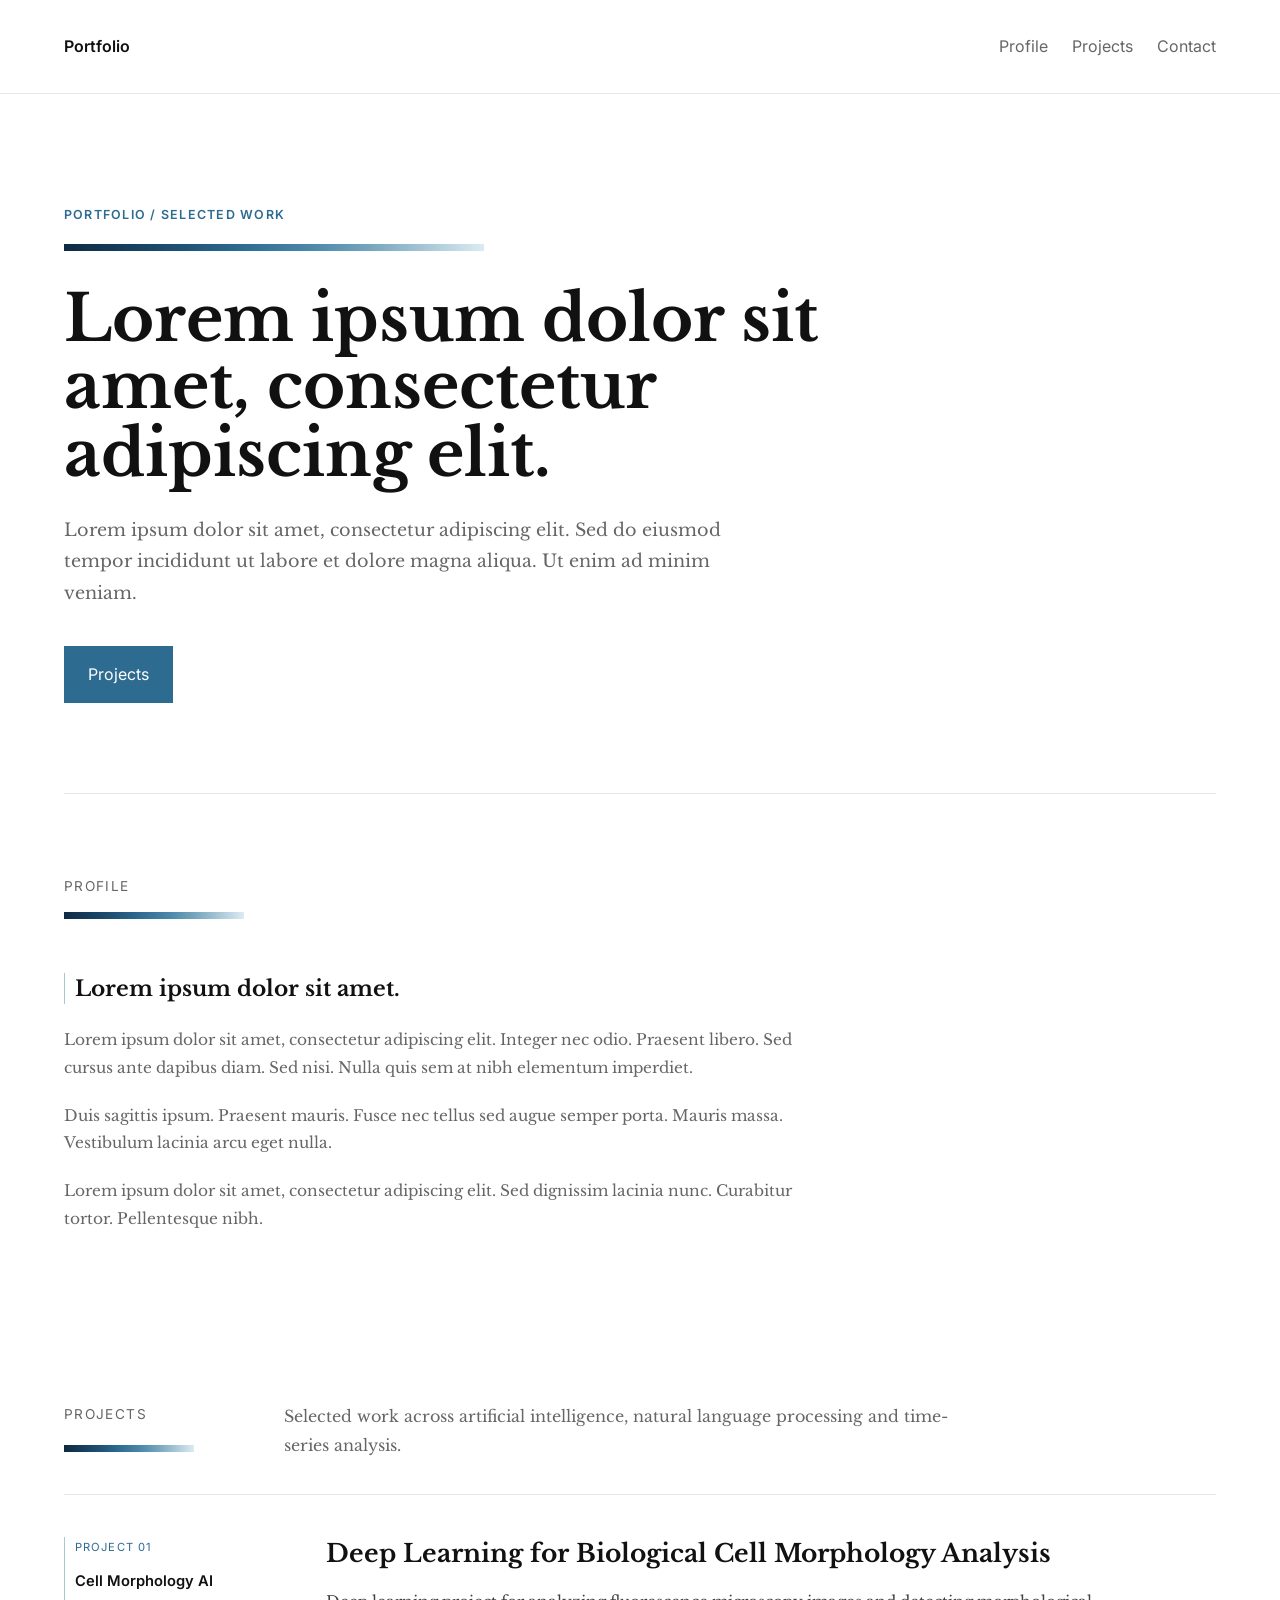
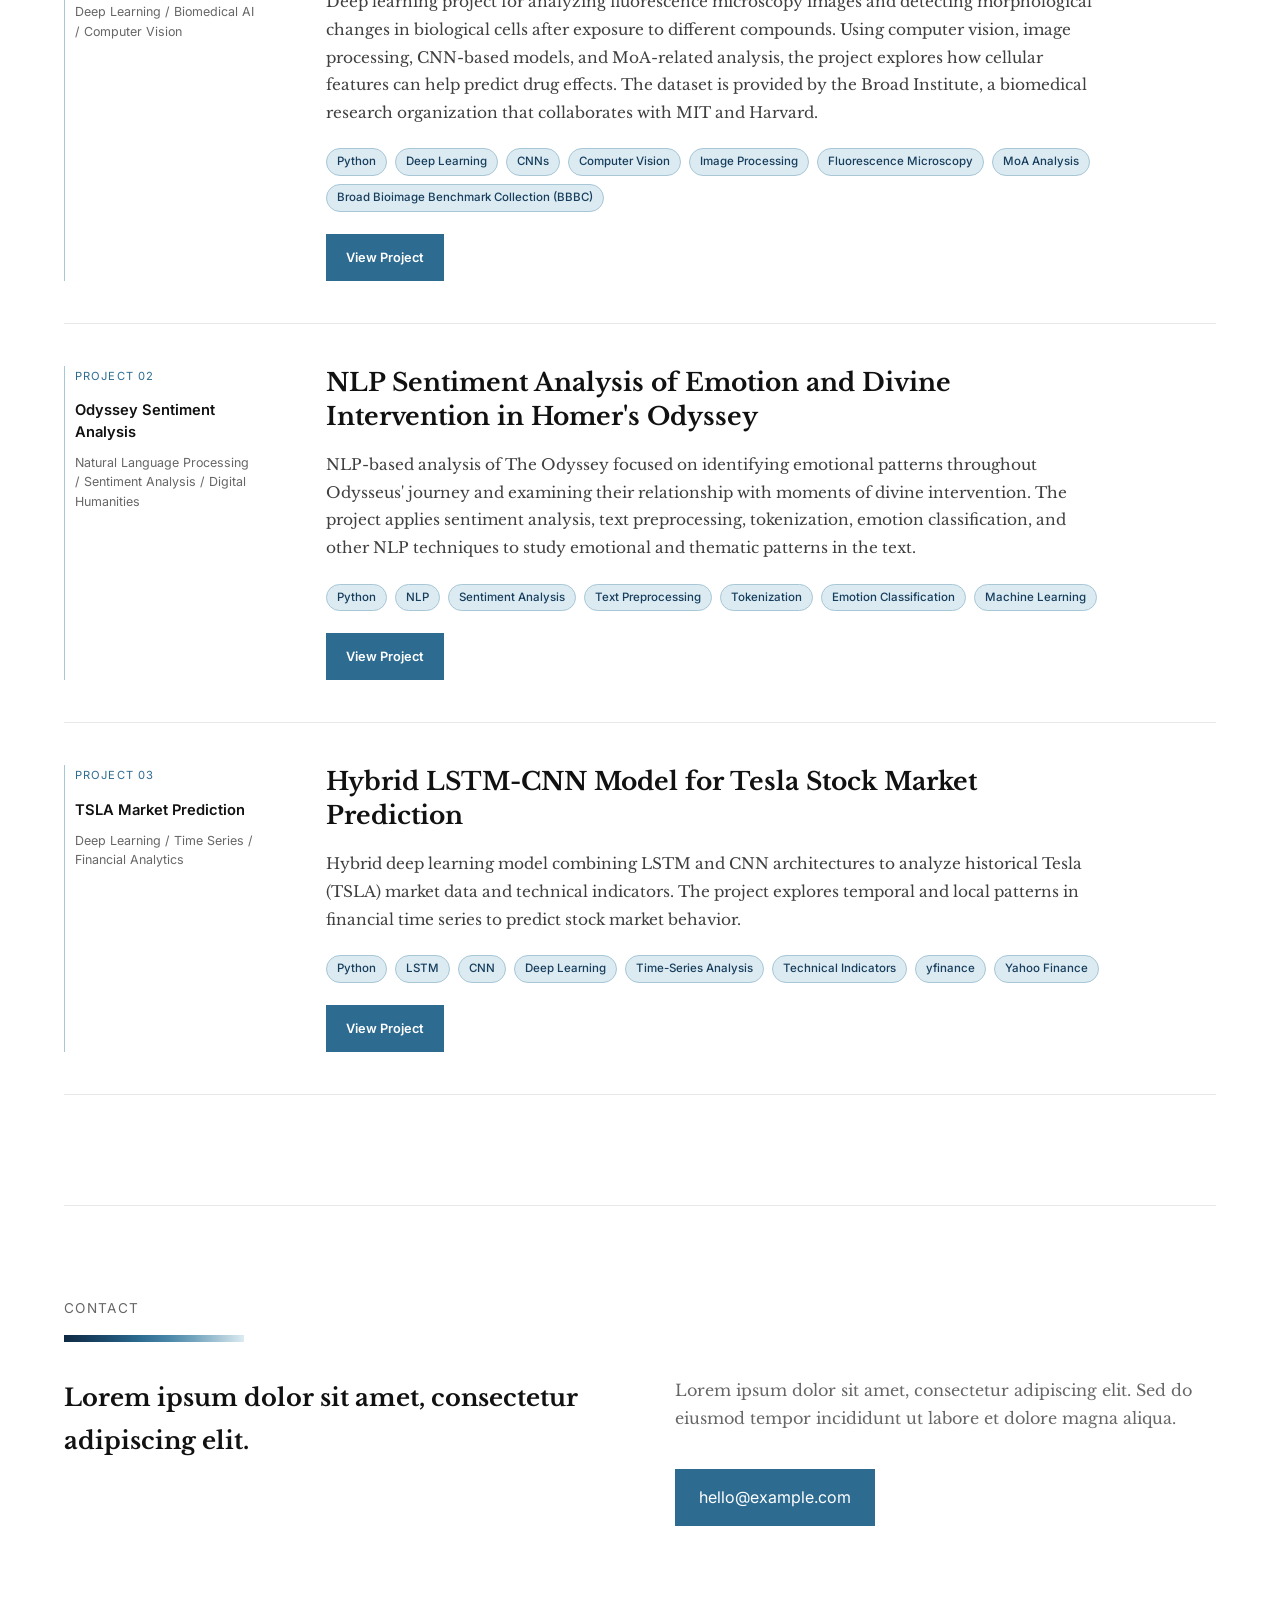
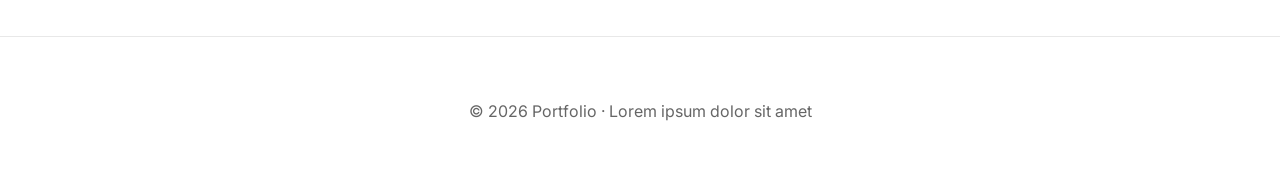
<file: portafolio/frontend./index.html>
<!DOCTYPE html>
<html lang="en">
<head>
    <meta charset="UTF-8">
    <meta name="viewport" content="width=device-width, initial-scale=1.0">

    <title>Portfolio</title>

    <link rel="preconnect" href="https://fonts.googleapis.com">
    <link rel="preconnect" href="https://fonts.gstatic.com" crossorigin>

    <link
        href="https://fonts.googleapis.com/css2?family=Inter:wght@400;500;600&display=swap"
        rel="stylesheet"
    >
    <link
        href="https://fonts.googleapis.com/css2?family=Libre+Baskerville:wght@400;700&display=swap"
        rel="stylesheet"
    >

    <link rel="stylesheet" href="./style.css">
</head>

<body>

<nav>
    <div class="container nav-inner">
        <a href="#hero" class="logo">Portfolio</a>

        <div class="links">
            <a href="#profile">Profile</a>
            <a href="#projects">Projects</a>
            <a href="#contact">Contact</a>
        </div>
    </div>
</nav>

<main>

    <!-- HERO -->
    <header class="hero container" id="hero">
        <p class="eyebrow">Portfolio / Selected Work</p>
        <div class="band-spectrum-rule" aria-hidden="true"></div>

        <h1>
            Lorem ipsum dolor sit amet, consectetur adipiscing elit.
        </h1>

        <p>
            Lorem ipsum dolor sit amet, consectetur adipiscing elit.
            Sed do eiusmod tempor incididunt ut labore et dolore magna aliqua.
            Ut enim ad minim veniam.
        </p>

        <a href="#projects" class="primary-btn">
            Projects
        </a>
    </header>

    <!-- PROFILE -->
    <section class="profile container" id="profile">
        <div class="section-title">Profile</div>
        <div class="band-spectrum-rule" aria-hidden="true"></div>

        <div class="profile-item">
            <div class="profile-meta">
                <h2>
                    Lorem ipsum dolor sit amet.
                </h2>
            </div>

            <div class="profile-content">
                <p>
                    Lorem ipsum dolor sit amet, consectetur adipiscing elit.
                    Integer nec odio. Praesent libero. Sed cursus ante dapibus diam.
                    Sed nisi. Nulla quis sem at nibh elementum imperdiet.
                </p>

                <p>
                    Duis sagittis ipsum. Praesent mauris. Fusce nec tellus sed augue
                    semper porta. Mauris massa. Vestibulum lacinia arcu eget nulla.
                </p>

                <p>
                    Lorem ipsum dolor sit amet, consectetur adipiscing elit.
                    Sed dignissim lacinia nunc. Curabitur tortor. Pellentesque nibh.
                </p>
            </div>
        </div>
    </section>

    <!-- PROJECTS -->
    <section class="projects container" id="projects">
        <div class="projects-heading">
            <div>
                <div class="section-title">Projects</div>
                <div class="band-spectrum-rule" aria-hidden="true"></div>
            </div>

            <p class="projects-intro">
                Selected work across artificial intelligence, natural language
                processing and time-series analysis.
            </p>
        </div>

        <div id="projectsList" class="projects-list">
            <div class="projects-status">
                Loading projects...
            </div>
        </div>
    </section>

    <!-- CONTACT -->
    <section class="contact container" id="contact">
        <div class="section-title">Contact</div>
        <div class="band-spectrum-rule" aria-hidden="true"></div>

        <div class="contact-grid">
            <h2>
                Lorem ipsum dolor sit amet, consectetur adipiscing elit.
            </h2>

            <div>
                <p>
                    Lorem ipsum dolor sit amet, consectetur adipiscing elit.
                    Sed do eiusmod tempor incididunt ut labore et dolore magna aliqua.
                </p>

                <a href="mailto:hello@example.com" class="primary-btn">
                    hello@example.com
                </a>
            </div>
        </div>
    </section>

</main>

<footer>
    © 2026 Portfolio · Lorem ipsum dolor sit amet
</footer>

<script src="./script.js"></script>
</body>
</html>
</file>
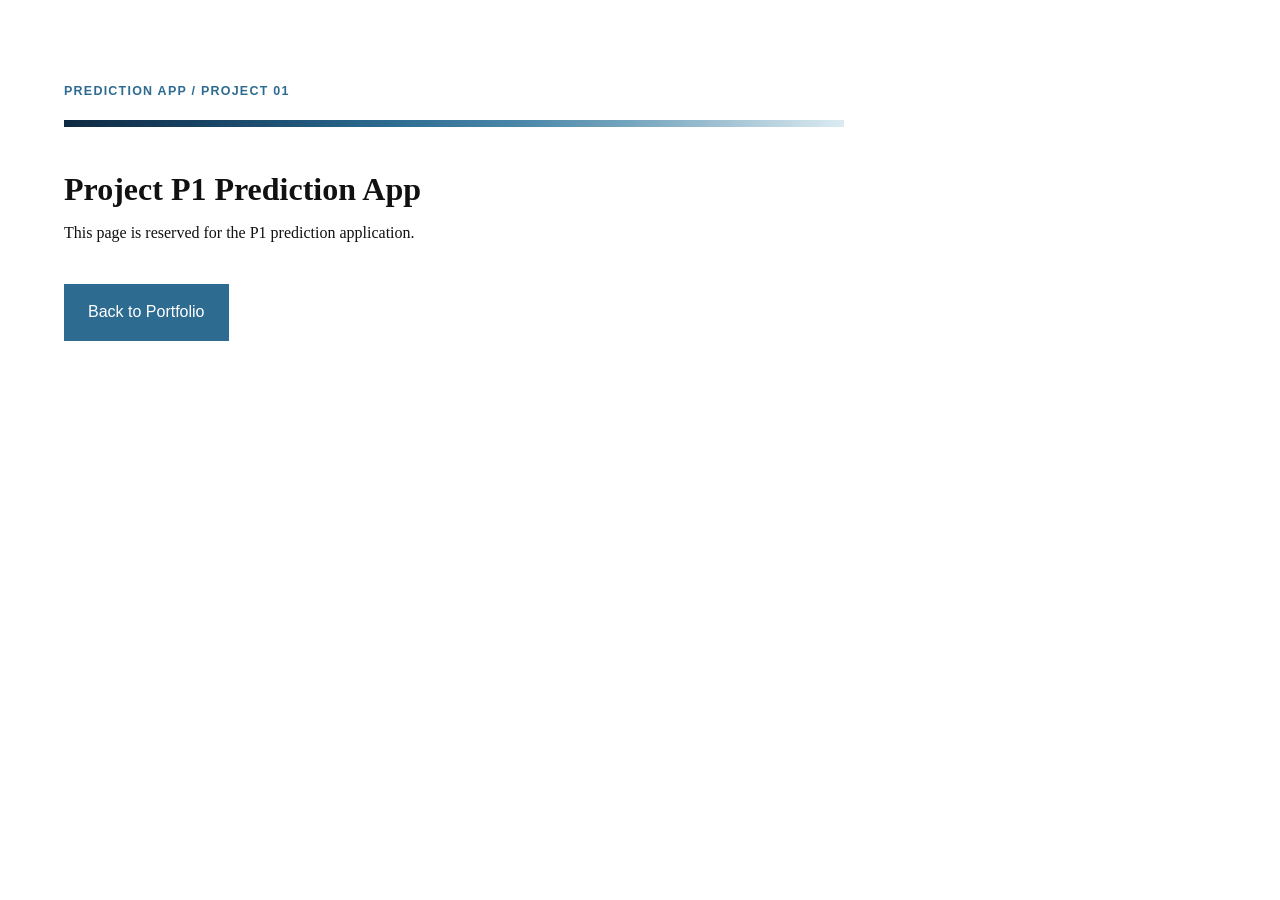
<file: portafolio/frontend./P1/index.html>
<!DOCTYPE html>
<html lang="en">
<head>
<meta charset="UTF-8">
<meta name="viewport" content="width=device-width, initial-scale=1.0">
<title>Project P1 Prediction App</title>
<link rel="stylesheet" href="../style.css">
</head>
<body>
<main class="container" style="padding:80px 0;">
<p class="eyebrow">Prediction App / Project 01</p>
<div class="band-spectrum-rule" aria-hidden="true"></div>
<h1>Project P1 Prediction App</h1>
<p>This page is reserved for the P1 prediction application.</p>
<a class="primary-btn" href="../index.html">Back to Portfolio</a>
</main>
</body>
</html>
</file>
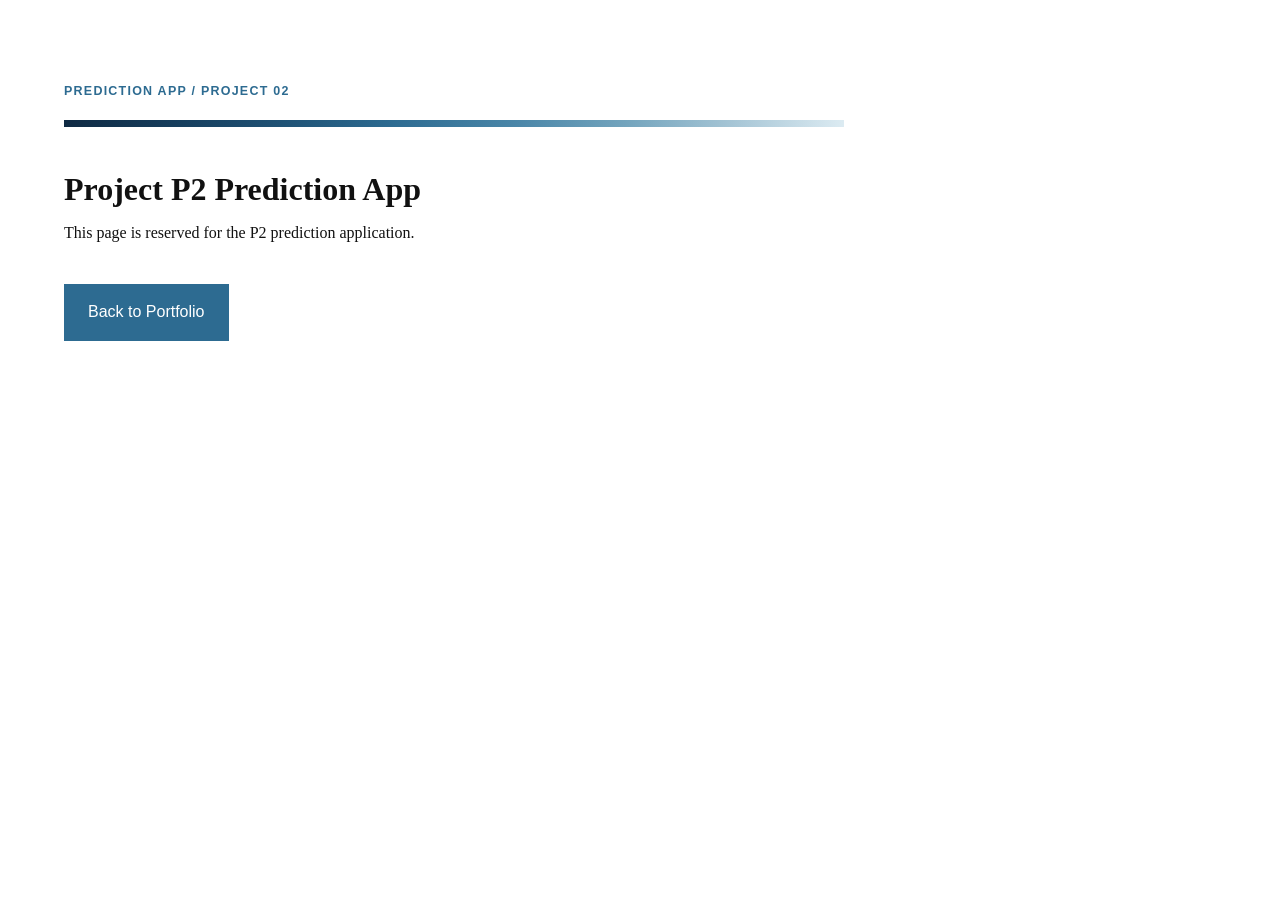
<file: portafolio/frontend./P2/index.html>
<!DOCTYPE html>
<html lang="en">
<head>
<meta charset="UTF-8">
<meta name="viewport" content="width=device-width, initial-scale=1.0">
<title>Project P2 Prediction App</title>
<link rel="stylesheet" href="../style.css">
</head>
<body>
<main class="container" style="padding:80px 0;">
<p class="eyebrow">Prediction App / Project 02</p>
<div class="band-spectrum-rule" aria-hidden="true"></div>
<h1>Project P2 Prediction App</h1>
<p>This page is reserved for the P2 prediction application.</p>
<a class="primary-btn" href="../index.html">Back to Portfolio</a>
</main>
</body>
</html>
</file>
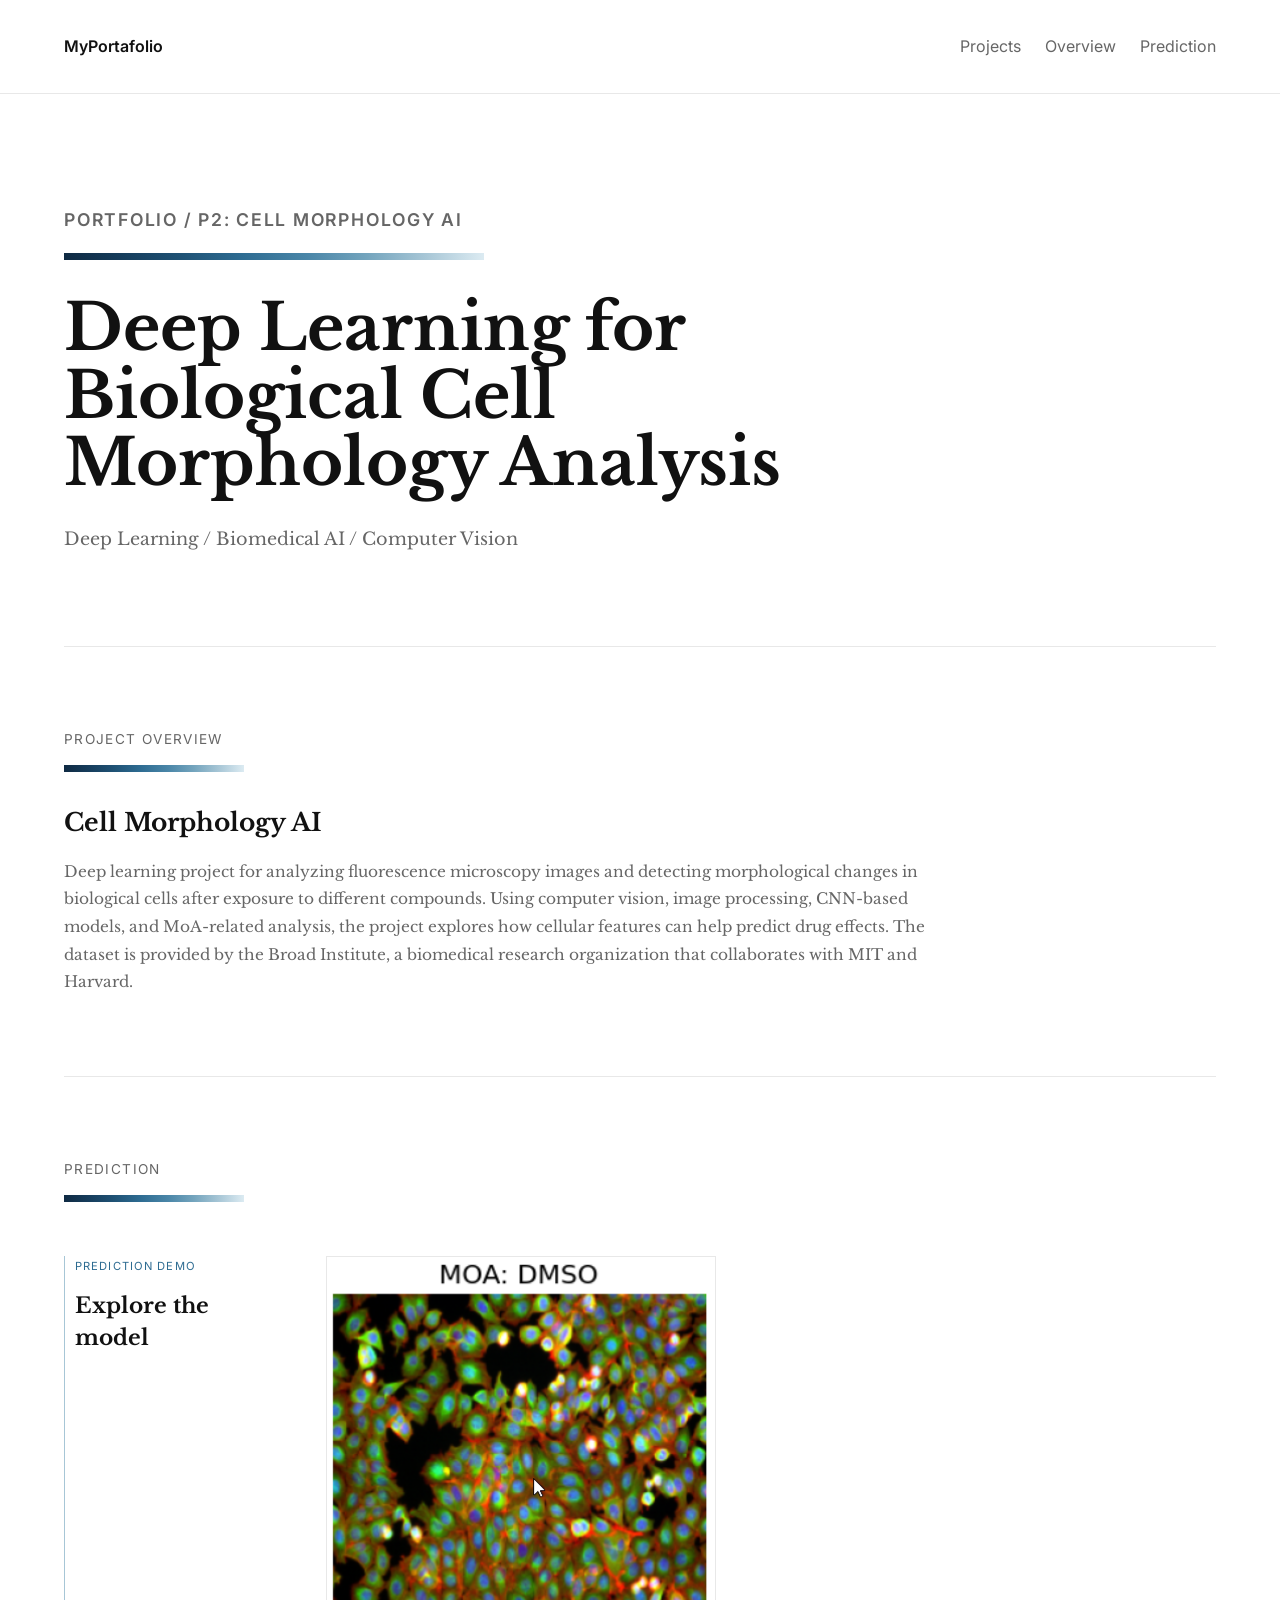
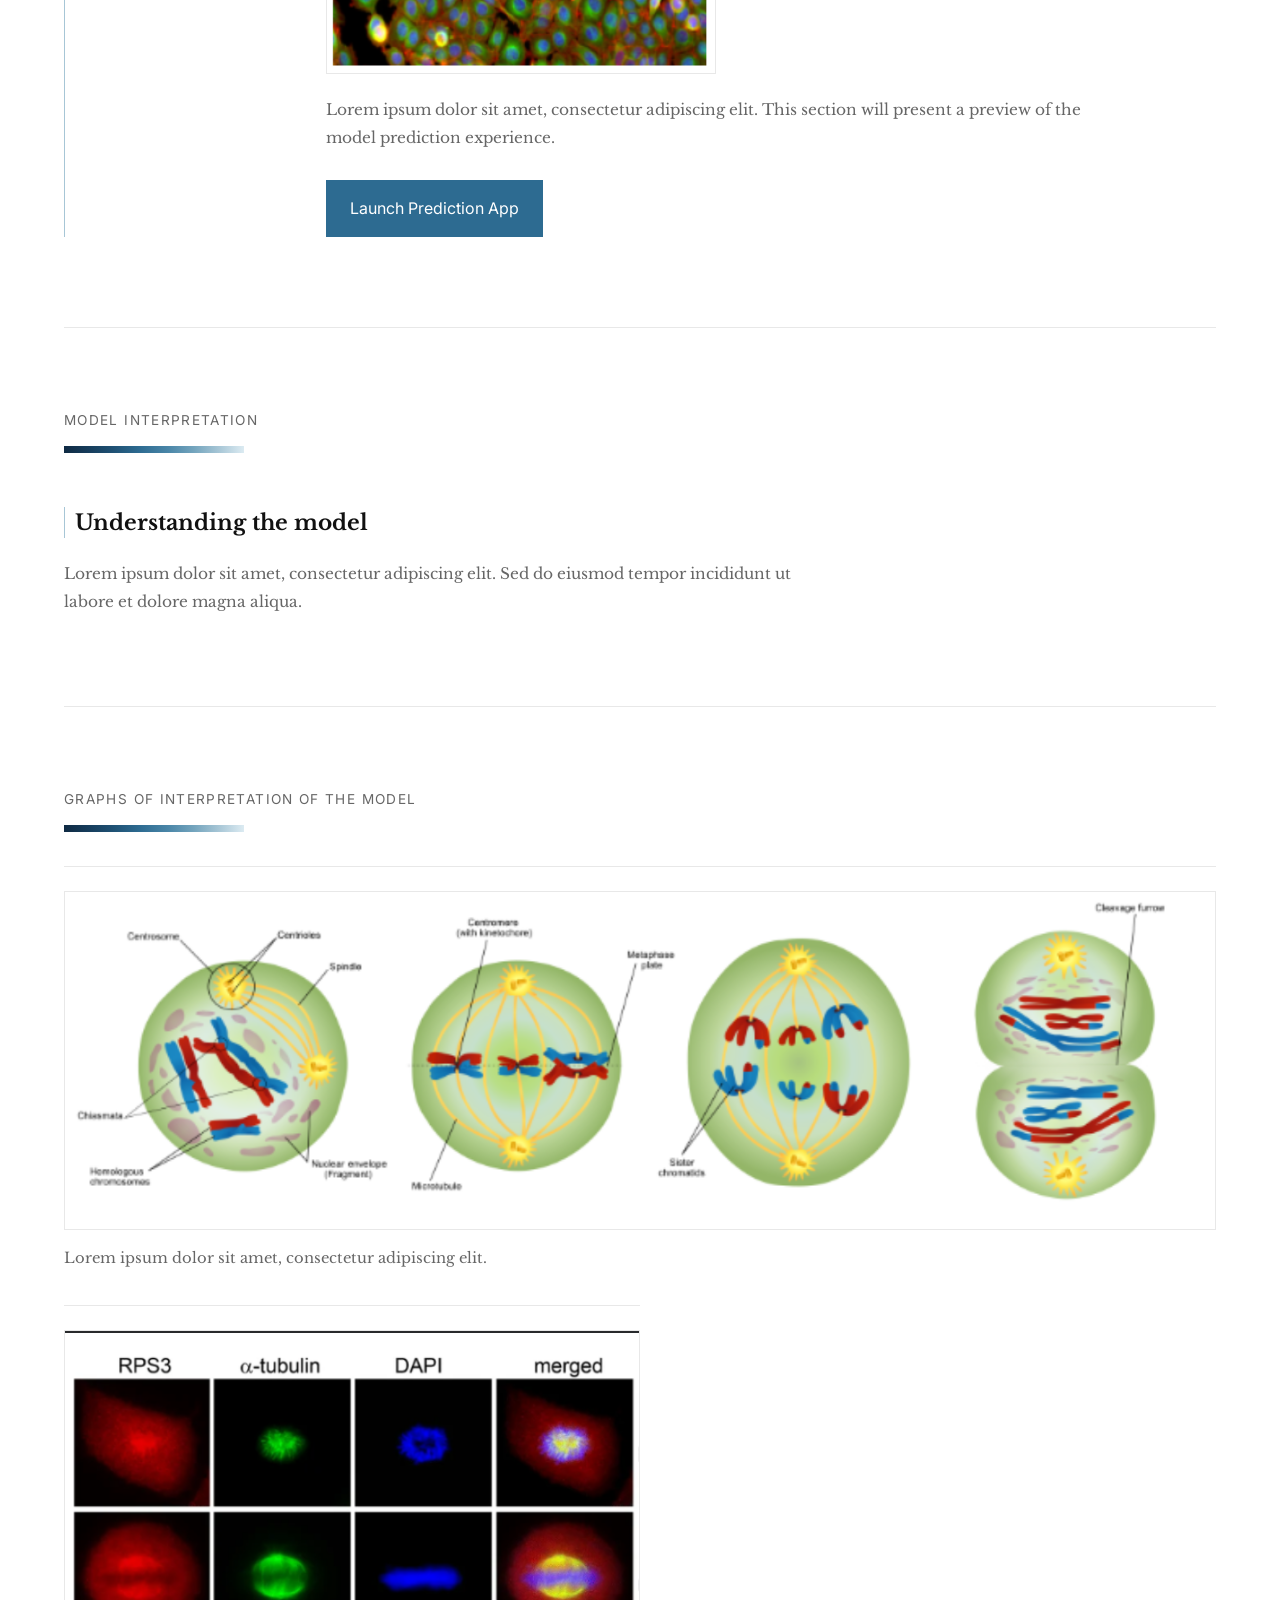
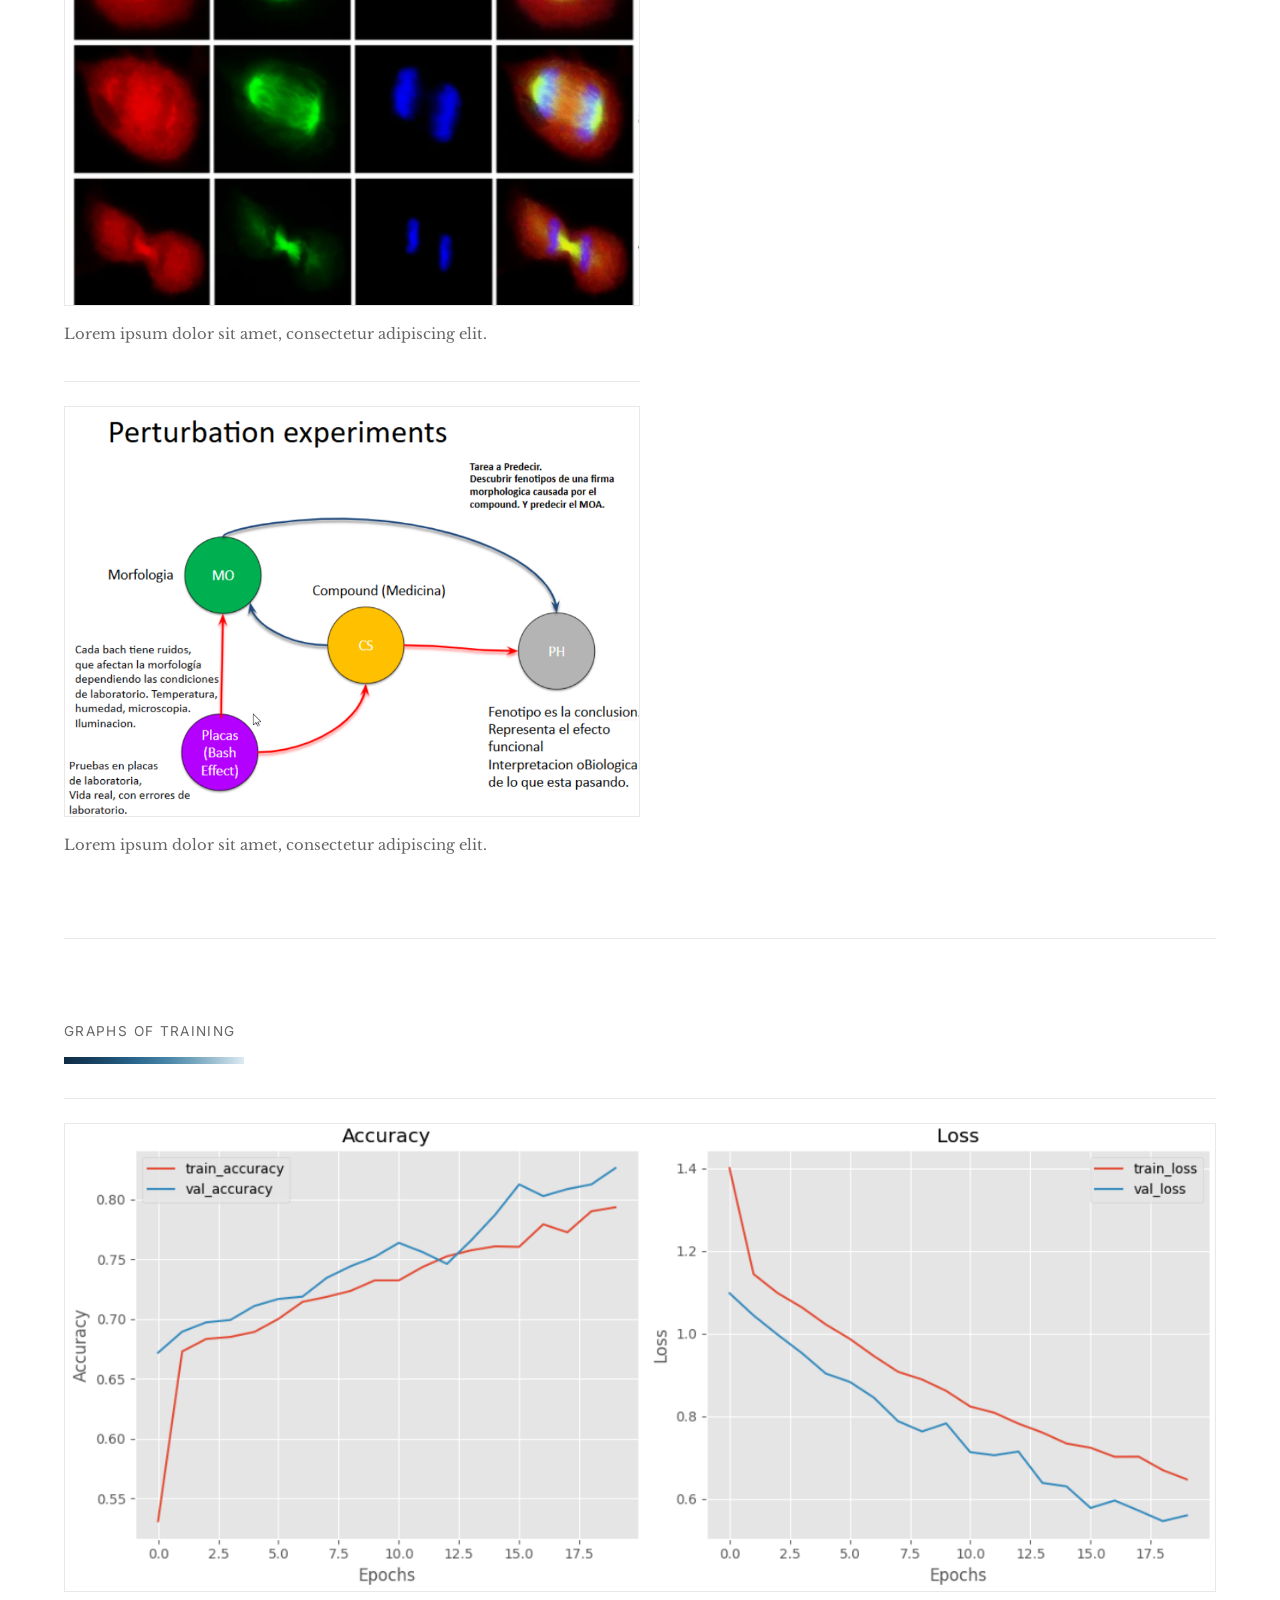
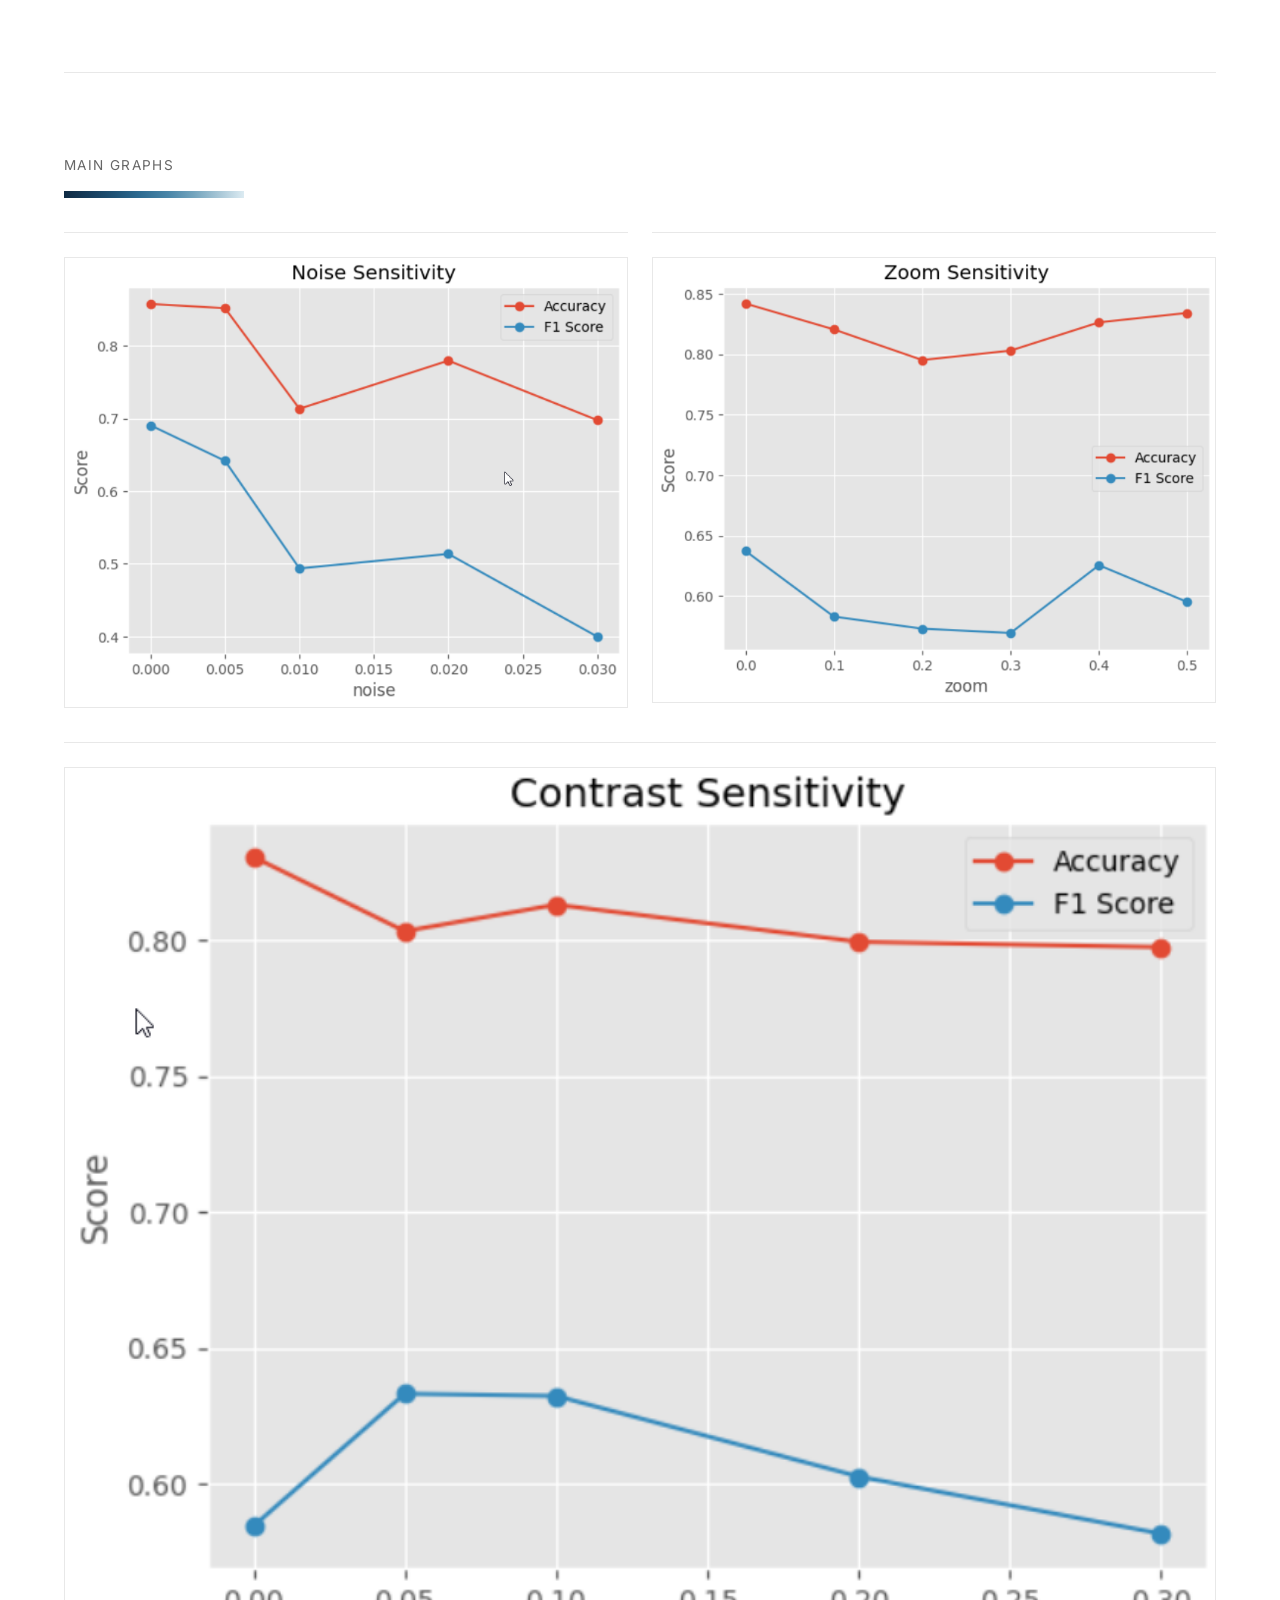
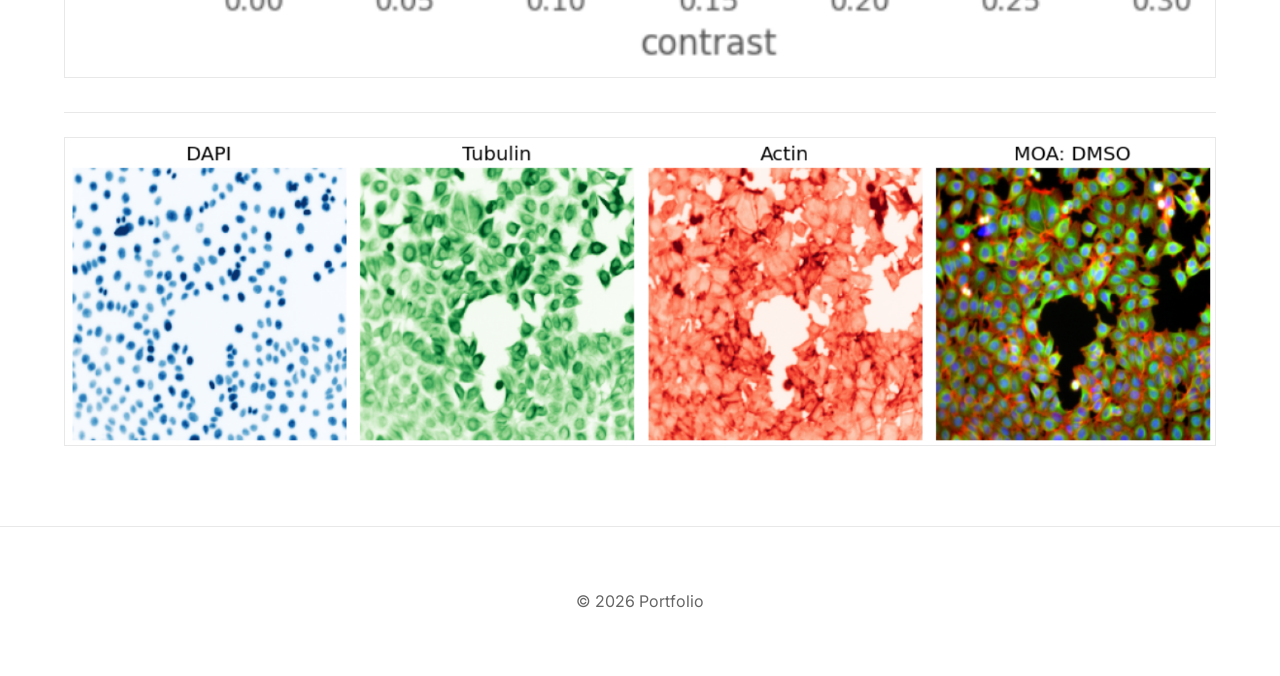
<file: portafolio/frontend./template/index.html>
<!DOCTYPE html>
<html lang="en">
<head>
    <meta charset="UTF-8">
    <meta name="viewport" content="width=device-width, initial-scale=1.0">
    <title>Project | Portfolio</title>

    <link rel="preconnect" href="https://fonts.googleapis.com">
    <link rel="preconnect" href="https://fonts.gstatic.com" crossorigin>
    <link href="https://fonts.googleapis.com/css2?family=Inter:wght@400;500;600&display=swap" rel="stylesheet">
    <link href="https://fonts.googleapis.com/css2?family=Libre+Baskerville:wght@400;700&display=swap" rel="stylesheet">

    <link rel="stylesheet" href="./templateStyle.css">
</head>
<body>
<nav>
    <div class="container nav-inner">
        <a href="../index.html" class="logo" id="logoText">MyPortafolio</a>
        <div class="links">
            <a href="../index.html#projects">Projects</a>
            <a href="#overview">Overview</a>
            <a href="#prediction">Prediction</a>
        </div>
    </div>
</nav>

<main>
    <header class="hero container" id="hero">
        <p class="eyebrow" id="projectEyebrow">Portfolio / Project 01: Project</p>
        <div class="band-spectrum-rule" aria-hidden="true"></div>
        <h1 id="projectMainTitle">Loading project...</h1>
        <p id="projectCategory"></p>
    </header>

    <section class="project-section container" id="overview">
        <div class="section-title">Project Overview</div>
        <div class="band-spectrum-rule section-rule" aria-hidden="true"></div>
        <div class="overview-content">
            <h2 id="overviewShortTitle">Project</h2>
            <p id="projectDescription"></p>
        </div>
    </section>

    <section class="project-section container" id="prediction">
        <div class="section-title">Prediction</div>
        <div class="band-spectrum-rule section-rule" aria-hidden="true"></div>
        <div class="editorial-grid">
            <div class="editorial-meta">
                <span class="meta-kicker">Prediction Demo</span>
                <h2>Explore the model</h2>
            </div>
            <div class="editorial-content">
                <article class="prediction-preview">
                    <div id="predictionVisual" class="prediction-visual"></div>
                    <p id="predictionText"></p>
                    <a id="launchPredictionButton" class="primary-btn" href="#">Launch Prediction App</a>
                </article>
            </div>
        </div>
    </section>

    <section class="project-section container" id="model-interpretation">
        <div class="section-title">Model interpretation</div>
        <div class="band-spectrum-rule section-rule" aria-hidden="true"></div>
        <div class="editorial-grid">
            <div class="editorial-meta">
                <h2>Understanding the model</h2>
            </div>
            <div class="editorial-content">
                <p id="modelInterpretationText"></p>
            </div>
        </div>
    </section>

    <section class="project-section container" id="interpretation-graphs">
        <div class="section-title">Graphs of interpretation of the model</div>
        <div class="band-spectrum-rule section-rule" aria-hidden="true"></div>
        <div id="interpretationGraphs" class="dynamic-graph-layout"></div>
    </section>

    <section class="project-section container" id="training-graphs">
        <div class="section-title">Graphs of training</div>
        <div class="band-spectrum-rule section-rule" aria-hidden="true"></div>
        <div id="trainingGraphs" class="dynamic-graph-layout"></div>
    </section>

    <section class="project-section container" id="main-graphs">
        <div class="section-title">Main graphs</div>
        <div class="band-spectrum-rule section-rule" aria-hidden="true"></div>
        <div id="mainGraphs" class="dynamic-graph-layout"></div>
    </section>
</main>

<footer id="footerText">© 2026 Portfolio</footer>
<script src="./templateScript.js"></script>
</body>
</html>
</file>
<file: portafolio/frontend./style.css>
:root{
    --text:#111;
    --muted:#666;
    --line:#e8e8e8;
    --bg:#ffffff;
    --accent:#2d6b91;

    /* Light blue divider matched to the selected blue palette */
    --project-divider:#a7c6d6;

    /* Soft blue spectrum for a smoother visual transition */
    --spectrum-1:#0f2a43;
    --spectrum-2:#163d5c;
    --spectrum-3:#1f5275;
    --spectrum-4:#2d6b91;
    --spectrum-5:#4a86a8;
    --spectrum-6:#73a4bd;
    --spectrum-7:#a7c6d6;
    --spectrum-8:#dcebf2;
}

*{
    margin:0;
    padding:0;
    box-sizing:border-box;
}

html{
    scroll-behavior:smooth;
}

body{
    background:var(--bg);
    color:var(--text);
    font-family:'Libre Baskerville',serif;
    line-height:1.8;
}

.container{
    width:min(1180px,90%);
    margin:auto;
}

nav{
    padding:32px 0;
    border-bottom:1px solid var(--line);
    font-family:'Inter',sans-serif;
}

.nav-inner{
    display:flex;
    justify-content:space-between;
    align-items:center;
    gap:24px;
}

.logo{
    text-decoration:none;
    color:var(--text);
    font-weight:600;
    font-size:1rem;
}

.links{
    display:flex;
    gap:24px;
}

.links a{
    text-decoration:none;
    color:var(--muted);
    transition:.2s;
}

.links a:hover{
    color:var(--text);
}

/* HERO */

.hero{
    padding:110px 0 90px;
}

.eyebrow{
    margin-bottom:18px;
    font-family:'Inter',sans-serif;
    color:var(--accent) !important;
    text-transform:uppercase;
    letter-spacing:.1em;
    font-size:.78rem !important;
    font-weight:600;
}

.hero h1{
    font-size:4rem;
    line-height:1.05;
    margin-bottom:28px;
    max-width:920px;
}

.hero p{
    max-width:720px;
    color:var(--muted);
    font-size:1.1rem;
}

.primary-btn{
    margin-top:36px;
    display:inline-block;
    padding:14px 24px;
    background:var(--accent);
    color:white;
    text-decoration:none;
    font-family:'Inter',sans-serif;
    transition:.2s;
}

.primary-btn:hover{
    background:var(--spectrum-2);
}

/* SHARED */

.section-title{
    font-size:.85rem;
    font-family:'Inter',sans-serif;
    text-transform:uppercase;
    letter-spacing:.1em;
    margin-bottom:30px;
    color:var(--muted);
}

/* BAND SPECTRUM RULE */

.band-spectrum-rule{
    width:100%;
    max-width:780px;
    height:7px;
    margin:0 0 34px;
    background:
        linear-gradient(
            90deg,
            var(--spectrum-1) 0%,
            var(--spectrum-2) 14%,
            var(--spectrum-3) 28%,
            var(--spectrum-4) 42%,
            var(--spectrum-5) 58%,
            var(--spectrum-6) 72%,
            var(--spectrum-7) 86%,
            var(--spectrum-8) 100%
        );
}

.hero .band-spectrum-rule{
    max-width:420px;
    margin-bottom:34px;
}

.projects-heading .band-spectrum-rule{
    max-width:130px;
    margin-bottom:0;
}

.contact > .band-spectrum-rule,
.profile > .band-spectrum-rule{
    max-width:180px;
    margin-top:-16px;
    margin-bottom:34px;
}

/* PROFILE */

.profile{
    padding:80px 0;
    border-top:1px solid var(--line);
}

.profile-item{
    display:grid;
    grid-template-columns:1fr;
    gap:0;
    padding:20px 0 10px;
}

.profile-meta{
    padding-right:0;
    padding-left:10px;
    margin-bottom:22px;
    border-left:1px solid var(--project-divider);
}

.profile-kicker{
    display:block;
    margin-bottom:14px;
    font-family:'Inter',sans-serif;
    font-size:.7rem;
    letter-spacing:.1em;
    text-transform:uppercase;
    color:var(--accent);
}

.profile h2{
    font-size:1.35rem;
    line-height:1.45;
}

.profile-content{
    padding-left:0;
}

.profile-content p{
    max-width:780px;
    color:var(--muted);
    font-size:.96rem;
    line-height:1.8;
}

.profile-content p + p{
    margin-top:20px;
}

@media(max-width:768px){

    .band-spectrum-rule{
        height:6px;
    }


    .profile-item{
        grid-template-columns:1fr;
        padding-top:10px;
    }

    .profile-meta{
        padding-right:0;
        padding-left:10px;
        margin-bottom:22px;
    }

    .profile-content{
        padding-left:0;
    }
}

/* PROJECTS */

.projects{
    padding:80px 0 110px;
}

.projects-heading{
    display:grid;
    grid-template-columns:180px minmax(0,1fr);
    gap:40px;
    align-items:start;
    margin-bottom:34px;
}

.projects-heading .section-title{
    margin-bottom:18px;
}

.projects-intro{
    max-width:680px;
    color:var(--muted);
    font-size:1rem;
}

/*
    Paragraph-based editorial layout:
    one project per block, not a five-column grid.
*/
.projects-list{
    border-top:1px solid var(--line);
}

.project-item{
    display:grid;
    grid-template-columns:220px minmax(0,1fr);
    gap:0;
    padding:42px 0;
    border-bottom:1px solid var(--line);
}

.project-meta{
    padding-right:30px ;
    padding-left: 10px;
    border-left:1px solid var(--project-divider);
}

.project-content{
    padding-left:42px;
}

.project-number{
    display:block;
    margin-bottom:14px;
    font-family:'Inter',sans-serif;
    font-size:.7rem;
    letter-spacing:.1em;
    text-transform:uppercase;
    color:var(--accent);
}

.project-short-title{
    margin-bottom:10px;
    font-family:'Inter',sans-serif;
    font-size:.92rem;
    font-weight:600;
    line-height:1.45;
}

.project-category{
    font-family:'Inter',sans-serif;
    font-size:.78rem;
    line-height:1.55;
    color:var(--muted);
}

.project-main-title{
    margin-bottom:18px;
    max-width:760px;
    font-size:1.55rem;
    line-height:1.35;
}

.project-description{
    max-width:780px;
    color:#3f3f3f;
    font-size:.96rem;
    line-height:1.8;
}

.stack{
    display:flex;
    flex-wrap:wrap;
    gap:8px;
    margin-top:22px;
    max-width:780px;
}

.stack span{
    display:inline-flex;
    align-items:center;
    padding:6px 10px;
    border:1px solid var(--spectrum-7);
    border-radius:999px;
    background:var(--spectrum-8);
    color:var(--spectrum-2);
    font-family:'Inter',sans-serif;
    font-size:.72rem;
    line-height:1.2;
    font-weight:500;
}

.project-actions{
    margin-top:22px;
}

.github-repo{
    display:inline-block;
    padding:12px 20px;
    background:var(--accent);
    color:#fff;
    text-decoration:none;
    font-family:'Inter',sans-serif;
    font-size:.8rem;
    font-weight:600;
    transition:.2s;
}

.github-repo:hover{
    background:var(--spectrum-2);
    color:#fff;
}

.projects-status{
    padding:30px 0;
    color:var(--muted);
    font-family:'Inter',sans-serif;
}

@media(max-width:768px){

    .projects-heading{
        grid-template-columns:1fr;
        gap:12px;
    }

    .project-item{
        grid-template-columns:1fr;
        padding:34px 0;
    }

    .project-meta{
        padding-right:0;
        padding-left:10px;
        margin-bottom:22px;
    }

    .project-content{
        padding-left:0;
    }

    .project-main-title{
        font-size:1.3rem;
    }
}

/* CONTACT */

.contact{
    padding:90px 0 110px;
    border-top:1px solid var(--line);
}

.contact-grid{
    display:grid;
    grid-template-columns:minmax(0,1fr) minmax(0,1fr);
    gap:70px;
}

.contact-grid p{
    color:var(--muted);
}

/* FOOTER */

footer{
    border-top:1px solid var(--line);
    padding:60px 0;
    text-align:center;
    color:var(--muted);
    font-family:'Inter',sans-serif;
}

/* RESPONSIVE */

@media(max-width:768px){

    .nav-inner{
        align-items:flex-start;
        flex-direction:column;
    }

    .links{
        width:100%;
        justify-content:space-between;
        gap:12px;
    }

    .hero{
        padding:70px 0;
    }

    .hero h1{
        font-size:2.4rem;
    }

    .profile-grid,
    .contact-grid{
        grid-template-columns:1fr;
        gap:30px;
    }

    .profile,
    .projects,
    .contact{
        padding:60px 0;
    }
}
</file>
<file: portafolio/frontend./template/templateStyle.css>
:root{
    --text:#111;
    --muted:#666;
    --line:#e8e8e8;
    --bg:#ffffff;
    --accent:#2d6b91;
    --project-divider:#a7c6d6;
    --spectrum-1:#0f2a43;
    --spectrum-2:#163d5c;
    --spectrum-3:#1f5275;
    --spectrum-4:#2d6b91;
    --spectrum-5:#4a86a8;
    --spectrum-6:#73a4bd;
    --spectrum-7:#a7c6d6;
    --spectrum-8:#dcebf2;
}

*{margin:0;padding:0;box-sizing:border-box;}
html{scroll-behavior:smooth;}
body{background:var(--bg);color:var(--text);font-family:'Libre Baskerville',serif;line-height:1.8;}
.container{width:min(1180px,90%);margin:auto;}

nav{padding:32px 0;border-bottom:1px solid var(--line);font-family:'Inter',sans-serif;}
.nav-inner{display:flex;justify-content:space-between;align-items:center;gap:24px;}
.logo{text-decoration:none;color:var(--text);font-weight:600;font-size:1rem;}
.links{display:flex;gap:24px;}
.links a{text-decoration:none;color:var(--muted);transition:.2s;}
.links a:hover{color:var(--text);}

.hero{padding:110px 0 90px;}
.eyebrow{margin-bottom:18px;font-family:'Inter',sans-serif;color:var(--accent);text-transform:uppercase;letter-spacing:.1em;font-size:.78rem;font-weight:600;}
.hero h1{font-size:4rem;line-height:1.05;margin-bottom:28px;max-width:920px;}
.hero p{max-width:760px;color:var(--muted);font-size:1.1rem;}

.section-title{font-size:.85rem;font-family:'Inter',sans-serif;text-transform:uppercase;letter-spacing:.1em;margin-bottom:30px;color:var(--muted);}
.band-spectrum-rule{width:100%;max-width:780px;height:7px;margin:0 0 34px;background:linear-gradient(90deg,var(--spectrum-1) 0%,var(--spectrum-2) 14%,var(--spectrum-3) 28%,var(--spectrum-4) 42%,var(--spectrum-5) 58%,var(--spectrum-6) 72%,var(--spectrum-7) 86%,var(--spectrum-8) 100%);}
.hero .band-spectrum-rule{max-width:420px;}
.section-rule{max-width:180px;margin-top:-16px;}

.project-section{padding:80px 0;border-top:1px solid var(--line);}
.editorial-grid{display:grid;grid-template-columns:220px minmax(0,1fr);gap:0;padding:20px 0 10px;}
.editorial-meta{padding-right:30px;padding-left:10px;border-left:1px solid var(--project-divider);}
.meta-kicker{display:block;margin-bottom:14px;font-family:'Inter',sans-serif;font-size:.7rem;letter-spacing:.1em;text-transform:uppercase;color:var(--accent);}
.editorial-meta h2{font-size:1.35rem;line-height:1.45;}
.editorial-content{padding-left:42px;}
.editorial-content p{max-width:780px;color:var(--muted);font-size:.96rem;line-height:1.8;}

/* Model interpretation uses a single-column editorial layout. */
#model-interpretation .editorial-grid{
    grid-template-columns:1fr;
}

#model-interpretation .editorial-meta{
    padding-right:0;
    margin-bottom:22px;
}

#model-interpretation .editorial-content{
    padding-left:0;
}

.stack{display:flex;flex-wrap:wrap;gap:8px;margin-top:22px;max-width:780px;}
.stack span{display:inline-flex;align-items:center;padding:6px 10px;border:1px solid var(--spectrum-7);border-radius:999px;background:var(--spectrum-8);color:var(--spectrum-2);font-family:'Inter',sans-serif;font-size:.72rem;line-height:1.2;font-weight:500;}

.prediction-preview{
    max-width:780px;
}

.prediction-visual{
    width:100%;
    min-height:360px;
    border:1px solid var(--line);
    background:#fafafa;
    display:flex;
    align-items:center;
    justify-content:center;
    overflow:hidden;
}

.prediction-visual img{
    display:block;
    width:100%;
    height:auto;
}

.prediction-placeholder{
    width:100%;
    min-height:360px;
    display:flex;
    align-items:center;
    justify-content:center;
    padding:32px;
    text-align:center;
    color:var(--muted);
    font-family:'Inter',sans-serif;
    font-size:.82rem;
}

.prediction-preview p{
    margin-top:22px;
    color:var(--muted);
    font-size:.96rem;
    line-height:1.8;
}

.primary-btn{
    margin-top:28px;
    display:inline-block;
    padding:14px 24px;
    background:var(--accent);
    color:white;
    text-decoration:none;
    font-family:'Inter',sans-serif;
    transition:.2s;
}

.primary-btn:hover{
    background:var(--spectrum-2);
}

.primary-btn.is-disabled{
    opacity:.5;
    pointer-events:none;
}

.graph-stack{display:grid;gap:34px;}
.graph-grid{display:grid;gap:24px;}
.graph-grid-two{grid-template-columns:repeat(2,minmax(0,1fr));}
.graph-card{border-top:1px solid var(--line);padding-top:24px;}
.graph-card img{display:block;width:100%;height:auto;border:1px solid var(--line);background:#fafafa;}
.graph-placeholder{min-height:300px;border:1px dashed var(--project-divider);background:#fafafa;display:flex;align-items:center;justify-content:center;padding:24px;text-align:center;color:var(--muted);font-family:'Inter',sans-serif;font-size:.82rem;}
.graph-card p{margin-top:16px;color:var(--muted);font-size:.92rem;line-height:1.7;}

footer{border-top:1px solid var(--line);padding:60px 0;text-align:center;color:var(--muted);font-family:'Inter',sans-serif;}

@media(max-width:768px){
    .nav-inner{align-items:flex-start;flex-direction:column;}
    .links{width:100%;justify-content:space-between;gap:12px;flex-wrap:wrap;}
    .hero{padding:70px 0;}
    .hero h1{font-size:2.4rem;}
    .band-spectrum-rule{height:6px;}
    .project-section{padding:60px 0;}
    .editorial-grid{grid-template-columns:1fr;padding-top:10px;}
    .editorial-meta{padding-right:0;margin-bottom:22px;}
    .editorial-content{padding-left:0;}
    .predict-box{padding:24px;}
    .graph-grid-two{grid-template-columns:1fr;}
}


/* DYNAMIC IMAGE LAYOUT — controlled by projects.json */

.overview-content{
    max-width:900px;
}

.overview-content h2{
    margin-bottom:18px;
    font-size:1.55rem;
    line-height:1.35;
}

.overview-content p{
    max-width:900px;
    color:var(--muted);
    font-size:.96rem;
    line-height:1.8;
}

.dynamic-graph-layout{
    display:flex;
    flex-direction:column;
    gap:34px;
}

.media-row{
    display:flex;
    flex-wrap:wrap;
    align-items:flex-start;
    gap:24px;
    width:100%;
}

.media-row .graph-card{
    flex-grow:0;
    flex-shrink:1;
    min-width:0;
}

.section-is-off{
    display:none;
}

@media(max-width:768px){
    .media-row{
        flex-direction:column;
    }

    .media-row .graph-card,
    .prediction-visual{
        width:100% !important;
        max-width:100% !important;
        flex-basis:100% !important;
    }
}


/* v7: numberImagesPerRow + size are controlled from projects.json */

.media-row{
    display:grid !important;
    grid-template-columns:repeat(var(--images-per-row, 1), minmax(0, 1fr)) !important;
    gap:24px;
    width:100%;
    align-items:start;
}

.media-row .graph-card{
    min-width:0;
    justify-self:start;
}

.graph-card img,
.prediction-visual img{
    display:block;
    width:100%;
    height:auto;
}

.section-is-off{
    display:none !important;
}

@media(max-width:768px){
    .media-row{
        grid-template-columns:1fr !important;
    }

    .media-row .graph-card,
    .prediction-visual{
        width:100% !important;
        max-width:100% !important;
    }
}
</file>
